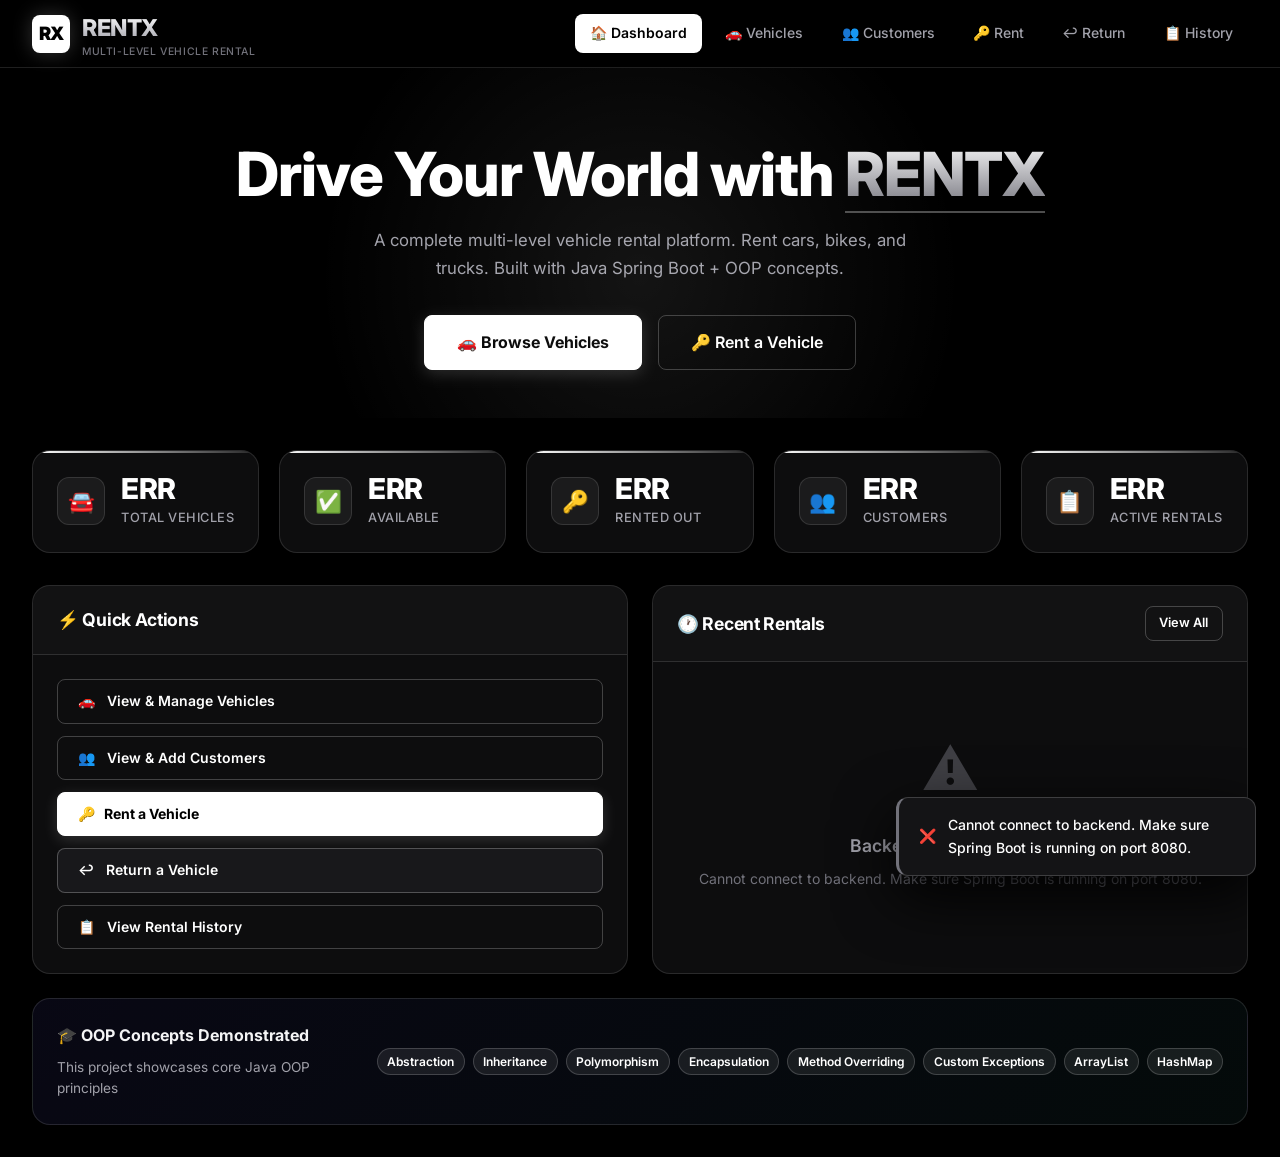
<file: Multi-Level-Vehicle-Rental-System/frontend/index.html>
<!DOCTYPE html>
<html lang="en">
<head>
    <meta charset="UTF-8">
    <meta name="viewport" content="width=device-width, initial-scale=1.0">
    <meta name="description" content="RENTX - Multi-Level Vehicle Rental System. Rent cars, bikes, and trucks easily.">
    <title>RENTX – Multi-Level Vehicle Rental System</title>
    <link rel="stylesheet" href="css/style.css?v=2">
    <link rel="icon" href="data:image/svg+xml,<svg xmlns='http://www.w3.org/2000/svg' viewBox='0 0 100 100'><text y='.9em' font-size='90'>🚗</text></svg>">
</head>
<body>

<!-- NAVIGATION -->
<nav class="navbar">
    <div class="navbar-brand">
        <div class="brand-logo">RX</div>
        <div>
            <span class="brand-name">RENTX</span>
            <span class="brand-subtitle">Multi-Level Vehicle Rental</span>
        </div>
    </div>
    <ul class="nav-links">
        <li><a href="index.html" class="active">🏠 Dashboard</a></li>
        <li><a href="vehicles.html">🚗 Vehicles</a></li>
        <li><a href="customers.html">👥 Customers</a></li>
        <li><a href="rental.html">🔑 Rent</a></li>
        <li><a href="return.html">↩️ Return</a></li>
        <li><a href="history.html">📋 History</a></li>
    </ul>
</nav>

<!-- HERO -->
<section class="hero">
    <h1>Drive Your World with <span>RENTX</span></h1>
    <p>A complete multi-level vehicle rental platform. Rent cars, bikes, and trucks. Built with Java Spring Boot + OOP concepts.</p>
    <div class="hero-actions">
        <a href="vehicles.html" class="btn btn-primary btn-lg">🚗 Browse Vehicles</a>
        <a href="rental.html" class="btn btn-outline btn-lg">🔑 Rent a Vehicle</a>
    </div>
</section>

<!-- MAIN CONTENT -->
<main class="main-content">

    <!-- DASHBOARD STATS -->
    <div class="stats-grid fade-in" id="stats-grid">
        <div class="stat-card">
            <div class="stat-icon">🚘</div>
            <div class="stat-info">
                <h3 id="stat-total-vehicles">—</h3>
                <p>Total Vehicles</p>
            </div>
        </div>
        <div class="stat-card">
            <div class="stat-icon">✅</div>
            <div class="stat-info">
                <h3 id="stat-available">—</h3>
                <p>Available</p>
            </div>
        </div>
        <div class="stat-card">
            <div class="stat-icon">🔑</div>
            <div class="stat-info">
                <h3 id="stat-rented">—</h3>
                <p>Rented Out</p>
            </div>
        </div>
        <div class="stat-card">
            <div class="stat-icon">👥</div>
            <div class="stat-info">
                <h3 id="stat-customers">—</h3>
                <p>Customers</p>
            </div>
        </div>
        <div class="stat-card">
            <div class="stat-icon">📋</div>
            <div class="stat-info">
                <h3 id="stat-active-rentals">—</h3>
                <p>Active Rentals</p>
            </div>
        </div>
    </div>

    <!-- QUICK LINKS + RECENT ACTIVITY -->
    <div class="two-col">
        <!-- Quick Actions -->
        <div class="card fade-in">
            <div class="card-header">
                <h2>⚡ Quick Actions</h2>
            </div>
            <div class="card-body" style="display:flex; flex-direction:column; gap:0.75rem;">
                <a href="vehicles.html" class="btn btn-outline" style="width:100%; justify-content:start;">
                    🚗 &nbsp; View & Manage Vehicles
                </a>
                <a href="customers.html" class="btn btn-outline" style="width:100%; justify-content:start;">
                    👥 &nbsp; View & Add Customers
                </a>
                <a href="rental.html" class="btn btn-primary" style="width:100%; justify-content:start;">
                    🔑 &nbsp; Rent a Vehicle
                </a>
                <a href="return.html" class="btn btn-success" style="width:100%; justify-content:start;">
                    ↩️ &nbsp; Return a Vehicle
                </a>
                <a href="history.html" class="btn btn-outline" style="width:100%; justify-content:start;">
                    📋 &nbsp; View Rental History
                </a>
            </div>
        </div>

        <!-- Recent Rentals -->
        <div class="card fade-in">
            <div class="card-header">
                <h2>🕐 Recent Rentals</h2>
                <a href="history.html" class="btn btn-outline btn-sm">View All</a>
            </div>
            <div id="recent-rentals-list">
                <div class="loading-overlay">
                    <div class="spinner"></div> Loading...
                </div>
            </div>
        </div>
    </div>

    <!-- OOP Info Banner -->
    <div class="card fade-in" style="margin-top:1.5rem; background: linear-gradient(135deg, rgba(108,99,255,0.08), rgba(78,205,196,0.05));">
        <div class="card-body" style="display:flex; flex-wrap:wrap; gap:2rem; align-items:center;">
            <div style="flex:1; min-width:200px;">
                <h3 style="font-size:1rem; margin-bottom:0.5rem; color:var(--primary-light);">🎓 OOP Concepts Demonstrated</h3>
                <p style="font-size:0.85rem; color:var(--text-secondary);">This project showcases core Java OOP principles</p>
            </div>
            <div style="display:flex; flex-wrap:wrap; gap:0.5rem;">
                <span class="chip">Abstraction</span>
                <span class="chip">Inheritance</span>
                <span class="chip">Polymorphism</span>
                <span class="chip">Encapsulation</span>
                <span class="chip">Method Overriding</span>
                <span class="chip">Custom Exceptions</span>
                <span class="chip">ArrayList</span>
                <span class="chip">HashMap</span>
            </div>
        </div>
    </div>

</main>

<script src="js/app.js"></script>
<script>
    // Load dashboard statistics
    async function loadDashboard() {
        try {
            // Load stats
            const stats = await apiFetch('/vehicles/stats');
            document.getElementById('stat-total-vehicles').textContent = stats.totalVehicles ?? 0;
            document.getElementById('stat-available').textContent = stats.availableVehicles ?? 0;
            document.getElementById('stat-rented').textContent = stats.rentedVehicles ?? 0;
            document.getElementById('stat-customers').textContent = stats.totalCustomers ?? 0;
            document.getElementById('stat-active-rentals').textContent = stats.activeRentals ?? 0;

            // Load recent rentals
            const rentals = await apiFetch('/rentals');
            const container = document.getElementById('recent-rentals-list');

            if (!rentals || rentals.length === 0) {
                container.innerHTML = `<div class="empty-state"><div class="icon">📋</div><p>No rentals yet. <a href="rental.html" style="color:var(--primary-light)">Rent a vehicle</a> to get started.</p></div>`;
                return;
            }

            // Show last 5 rentals
            const recent = rentals.slice(-5).reverse();
            container.innerHTML = `
                <div style="padding:0.5rem 0;">
                    ${recent.map(r => `
                        <div style="display:flex; align-items:center; justify-content:space-between; padding:0.875rem 1.5rem; border-bottom:1px solid var(--border);">
                            <div>
                                <div style="font-weight:600; font-size:0.875rem;">${r.rentalId} — ${r.vehicle?.model || '—'}</div>
                                <div style="font-size:0.78rem; color:var(--text-muted);">${r.customer?.name || '—'} · ${formatDate(r.rentalDate)}</div>
                            </div>
                            <div style="text-align:right;">
                                ${statusBadge(r.status)}
                                <div style="font-size:0.78rem; color:var(--success); font-weight:600; margin-top:0.2rem;">${formatCurrency(r.totalAmount)}</div>
                            </div>
                        </div>
                    `).join('')}
                </div>
            `;

        } catch (err) {
            document.getElementById('recent-rentals-list').innerHTML =
                `<div class="empty-state"><div class="icon">⚠️</div><h3>Backend not connected</h3><p>${err.message}</p></div>`;
            ['stat-total-vehicles','stat-available','stat-rented','stat-customers','stat-active-rentals']
                .forEach(id => document.getElementById(id).textContent = 'ERR');
            showToast(err.message, 'error');
        }
    }

    loadDashboard();
</script>
</body>
</html>
</file>
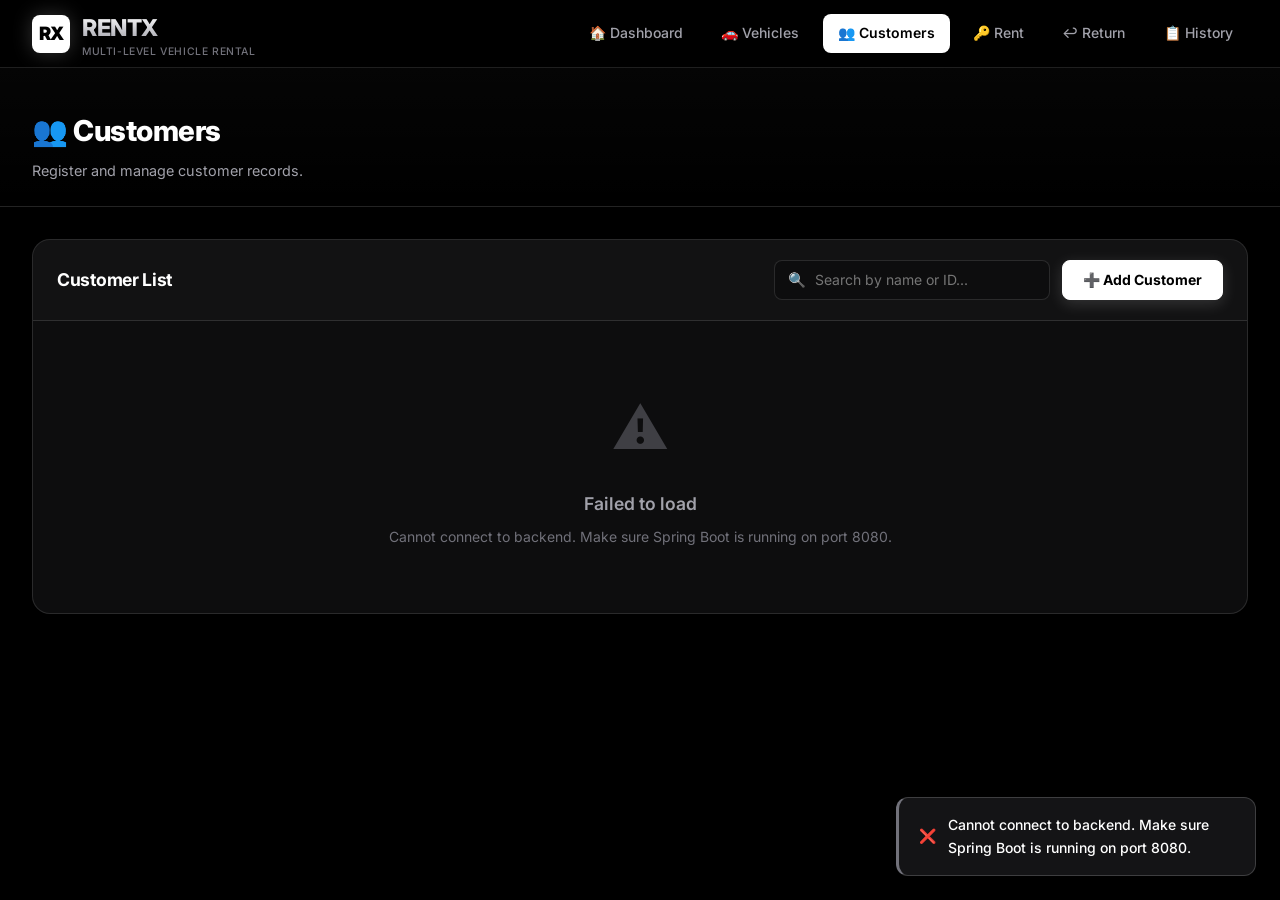
<file: Multi-Level-Vehicle-Rental-System/frontend/customers.html>
<!DOCTYPE html>
<html lang="en">
<head>
    <meta charset="UTF-8">
    <meta name="viewport" content="width=device-width, initial-scale=1.0">
    <meta name="description" content="Manage customers in RENTX rental system.">
    <title>Customers – RENTX</title>
    <link rel="stylesheet" href="css/style.css?v=2">
</head>
<body>

<nav class="navbar">
    <div class="navbar-brand">
        <div class="brand-logo">RX</div>
        <div>
            <span class="brand-name">RENTX</span>
            <span class="brand-subtitle">Multi-Level Vehicle Rental</span>
        </div>
    </div>
    <ul class="nav-links">
        <li><a href="index.html">🏠 Dashboard</a></li>
        <li><a href="vehicles.html">🚗 Vehicles</a></li>
        <li><a href="customers.html" class="active">👥 Customers</a></li>
        <li><a href="rental.html">🔑 Rent</a></li>
        <li><a href="return.html">↩️ Return</a></li>
        <li><a href="history.html">📋 History</a></li>
    </ul>
</nav>

<div class="page-header">
    <h1>👥 Customers</h1>
    <p>Register and manage customer records.</p>
</div>

<main class="main-content">
    <div class="two-col" style="align-items:start;">

        <!-- Customer List -->
        <div class="card fade-in" style="grid-column: 1 / -1;">
            <div class="card-header">
                <h2>Customer List</h2>
                <div style="display:flex; gap:0.75rem;">
                    <div class="search-input" style="min-width:200px;">
                        <span class="search-icon">🔍</span>
                        <input type="text" id="customer-search" placeholder="Search by name or ID..." oninput="filterCustomers()">
                    </div>
                    <button class="btn btn-primary" onclick="openModal('add-customer-modal')">
                        ➕ Add Customer
                    </button>
                </div>
            </div>
            <div id="customer-table-wrapper">
                <div class="loading-overlay"><div class="spinner"></div> Loading customers...</div>
            </div>
        </div>

    </div>
</main>

<!-- ADD CUSTOMER MODAL -->
<div class="modal-overlay" id="add-customer-modal">
    <div class="modal">
        <div class="modal-header">
            <h3>➕ Register New Customer</h3>
            <button class="modal-close" onclick="closeModal('add-customer-modal')">✕</button>
        </div>
        <div class="modal-body">
            <form id="add-customer-form" onsubmit="submitCustomer(event)">
                <div class="two-col">
                    <div class="form-group">
                        <label class="form-label" for="c-id">Customer ID *</label>
                        <input class="form-control" id="c-id" type="text" placeholder="e.g. CUST004" required>
                    </div>
                    <div class="form-group">
                        <label class="form-label" for="c-name">Full Name *</label>
                        <input class="form-control" id="c-name" type="text" placeholder="e.g. John Doe" required>
                    </div>
                </div>
                <div class="form-group">
                    <label class="form-label" for="c-phone">Phone Number *</label>
                    <input class="form-control" id="c-phone" type="tel" placeholder="e.g. 9876543210" required minlength="10">
                </div>
                <div class="form-group">
                    <label class="form-label" for="c-email">Email Address</label>
                    <input class="form-control" id="c-email" type="email" placeholder="e.g. john@example.com">
                </div>
                <div class="modal-footer" style="padding:0; border:none; margin-top:0.5rem;">
                    <button type="button" class="btn btn-outline" onclick="closeModal('add-customer-modal')">Cancel</button>
                    <button type="submit" class="btn btn-primary" id="add-customer-btn">Register Customer</button>
                </div>
            </form>
        </div>
    </div>
</div>

<!-- CUSTOMER RENTALS MODAL -->
<div class="modal-overlay" id="customer-rentals-modal">
    <div class="modal" style="max-width:680px;">
        <div class="modal-header">
            <h3 id="customer-rentals-title">Customer Rentals</h3>
            <button class="modal-close" onclick="closeModal('customer-rentals-modal')">✕</button>
        </div>
        <div class="modal-body" id="customer-rentals-body">
            <div class="loading-overlay"><div class="spinner"></div></div>
        </div>
    </div>
</div>

<script src="js/app.js"></script>
<script src="js/customers.js"></script>
</body>
</html>
</file>
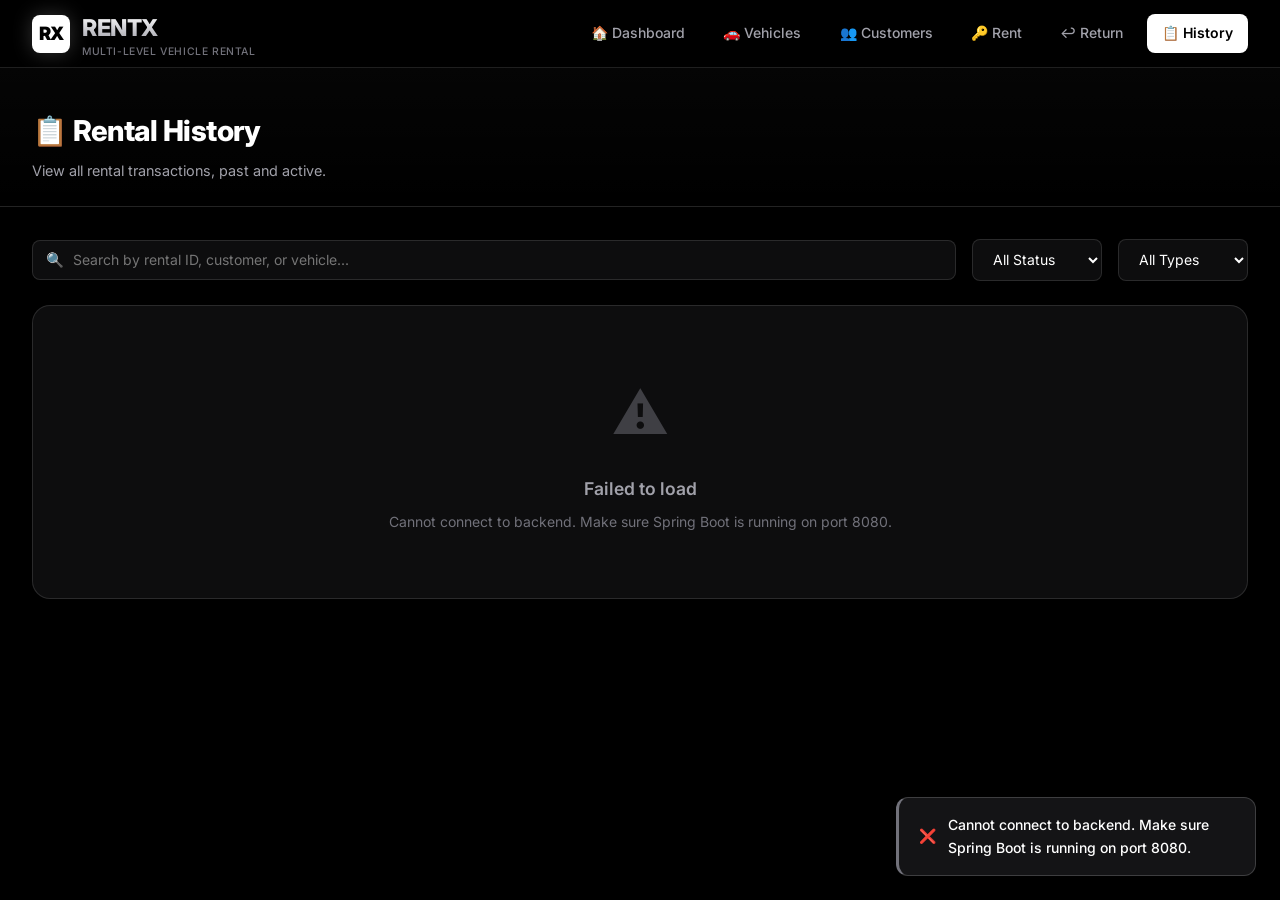
<file: Multi-Level-Vehicle-Rental-System/frontend/history.html>
<!DOCTYPE html>
<html lang="en">
<head>
    <meta charset="UTF-8">
    <meta name="viewport" content="width=device-width, initial-scale=1.0">
    <meta name="description" content="View complete rental history in RENTX.">
    <title>Rental History – RENTX</title>
    <link rel="stylesheet" href="css/style.css?v=2">
</head>
<body>

<nav class="navbar">
    <div class="navbar-brand">
        <div class="brand-logo">RX</div>
        <div>
            <span class="brand-name">RENTX</span>
            <span class="brand-subtitle">Multi-Level Vehicle Rental</span>
        </div>
    </div>
    <ul class="nav-links">
        <li><a href="index.html">🏠 Dashboard</a></li>
        <li><a href="vehicles.html">🚗 Vehicles</a></li>
        <li><a href="customers.html">👥 Customers</a></li>
        <li><a href="rental.html">🔑 Rent</a></li>
        <li><a href="return.html">↩️ Return</a></li>
        <li><a href="history.html" class="active">📋 History</a></li>
    </ul>
</nav>

<div class="page-header">
    <h1>📋 Rental History</h1>
    <p>View all rental transactions, past and active.</p>
</div>

<main class="main-content">

    <!-- Filter bar -->
    <div class="filter-bar">
        <div class="search-input">
            <span class="search-icon">🔍</span>
            <input type="text" id="history-search" placeholder="Search by rental ID, customer, or vehicle..." oninput="filterHistory()">
        </div>
        <select class="filter-select" id="status-filter" onchange="filterHistory()">
            <option value="">All Status</option>
            <option value="ACTIVE">⏳ Active</option>
            <option value="RETURNED">✓ Returned</option>
        </select>
        <select class="filter-select" id="type-filter-h" onchange="filterHistory()">
            <option value="">All Types</option>
            <option value="Car">🚗 Car</option>
            <option value="Bike">🏍️ Bike</option>
            <option value="Truck">🚛 Truck</option>
        </select>
    </div>

    <p id="history-count" style="font-size:0.85rem; color:var(--text-muted); margin-bottom:1rem;"></p>

    <!-- History Table -->
    <div class="card fade-in">
        <div id="history-table-wrapper">
            <div class="loading-overlay"><div class="spinner"></div> Loading rental history...</div>
        </div>
    </div>

</main>

<script src="js/app.js"></script>
<script src="js/history.js"></script>
</body>
</html>
</file>
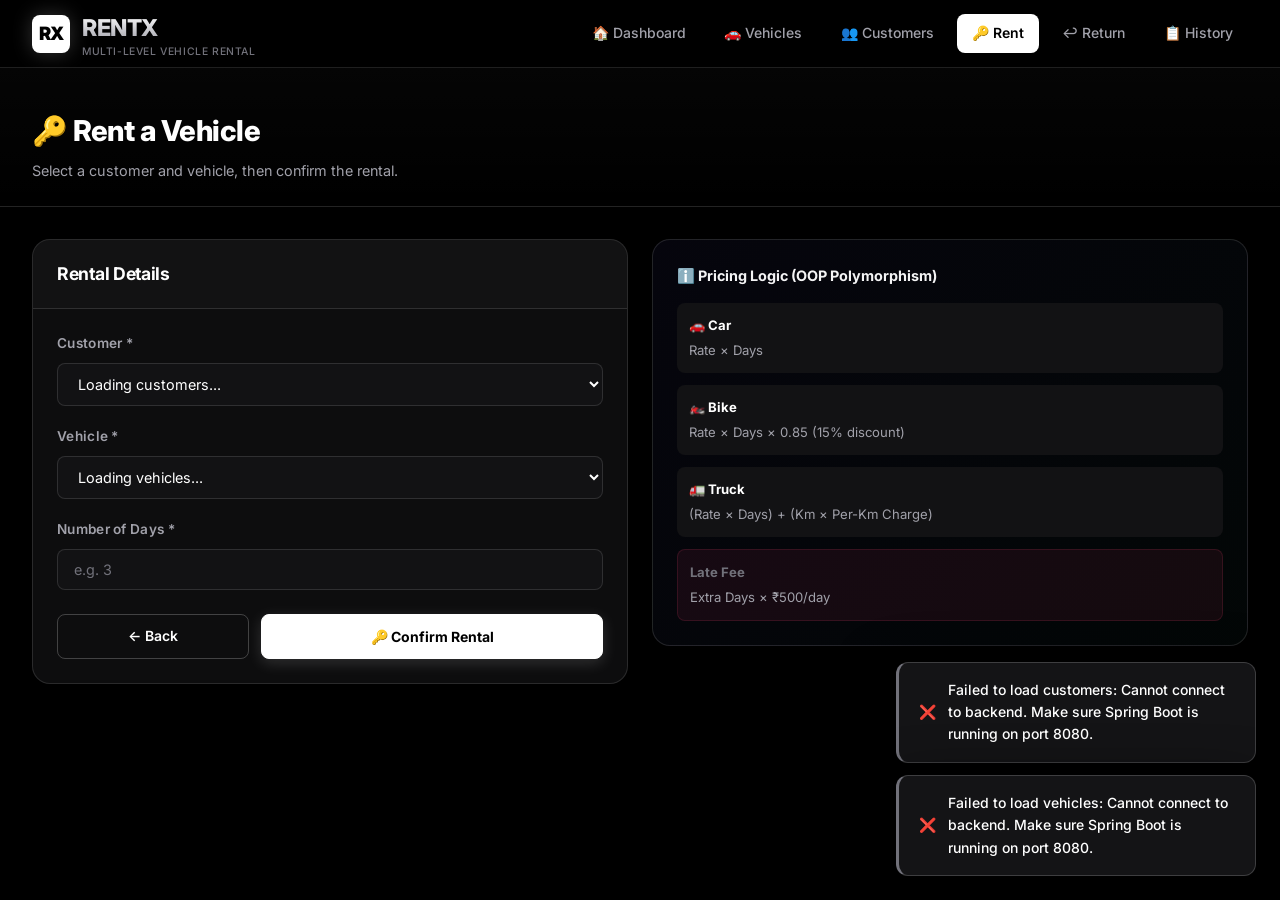
<file: Multi-Level-Vehicle-Rental-System/frontend/rental.html>
<!DOCTYPE html>
<html lang="en">
<head>
    <meta charset="UTF-8">
    <meta name="viewport" content="width=device-width, initial-scale=1.0">
    <meta name="description" content="Rent a vehicle through RENTX.">
    <title>Rent a Vehicle – RENTX</title>
    <link rel="stylesheet" href="css/style.css?v=2">
</head>
<body>

<nav class="navbar">
    <div class="navbar-brand">
        <div class="brand-logo">RX</div>
        <div>
            <span class="brand-name">RENTX</span>
            <span class="brand-subtitle">Multi-Level Vehicle Rental</span>
        </div>
    </div>
    <ul class="nav-links">
        <li><a href="index.html">🏠 Dashboard</a></li>
        <li><a href="vehicles.html">🚗 Vehicles</a></li>
        <li><a href="customers.html">👥 Customers</a></li>
        <li><a href="rental.html" class="active">🔑 Rent</a></li>
        <li><a href="return.html">↩️ Return</a></li>
        <li><a href="history.html">📋 History</a></li>
    </ul>
</nav>

<div class="page-header">
    <h1>🔑 Rent a Vehicle</h1>
    <p>Select a customer and vehicle, then confirm the rental.</p>
</div>

<main class="main-content">
    <div class="two-col" style="align-items:start;">

        <!-- RENTAL FORM -->
        <div class="card fade-in">
            <div class="card-header">
                <h2>Rental Details</h2>
            </div>
            <div class="card-body">
                <form id="rental-form" onsubmit="confirmRental(event)">

                    <!-- Customer Selection -->
                    <div class="form-group">
                        <label class="form-label" for="r-customer">Customer *</label>
                        <select class="form-control" id="r-customer" required onchange="onCustomerChange()">
                            <option value="">Loading customers...</option>
                        </select>
                    </div>

                    <!-- Customer Info Display -->
                    <div id="customer-info-box" style="display:none; background:rgba(255,255,255,0.05); border:1px solid rgba(255,255,255,0.12); border-radius:8px; padding:0.75rem 1rem; margin-bottom:1.25rem; font-size:0.85rem;">
                        <div id="customer-info-text" style="color:var(--text-secondary)"></div>
                    </div>

                    <!-- Vehicle Selection -->
                    <div class="form-group">
                        <label class="form-label" for="r-vehicle">Vehicle *</label>
                        <select class="form-control" id="r-vehicle" required onchange="onVehicleChange()">
                            <option value="">Loading vehicles...</option>
                        </select>
                    </div>

                    <!-- Vehicle Info Display -->
                    <div id="vehicle-info-box" style="display:none; background:rgba(255,255,255,0.05); border:1px solid rgba(255,255,255,0.12); border-radius:8px; padding:0.75rem 1rem; margin-bottom:1.25rem; font-size:0.85rem;">
                        <div id="vehicle-info-text"></div>
                    </div>

                    <!-- Rental Days -->
                    <div class="form-group">
                        <label class="form-label" for="r-days">Number of Days *</label>
                        <input class="form-control" id="r-days" type="number" min="1" max="365"
                               placeholder="e.g. 3" required oninput="updateCalculation()">
                    </div>

                    <!-- Kilometers (Truck only) -->
                    <div class="form-group" id="km-field" style="display:none;">
                        <label class="form-label" for="r-km">Estimated Kilometers (for Truck) *</label>
                        <input class="form-control" id="r-km" type="number" min="0"
                               placeholder="e.g. 200" oninput="updateCalculation()">
                    </div>

                    <!-- Amount Preview -->
                    <div id="amount-preview" style="display:none;">
                        <div class="calc-preview">
                            <div class="calc-title">💰 Rental Cost Estimate</div>
                            <div id="calc-details"></div>
                            <div class="calc-total">
                                <span>Total Estimated Amount</span>
                                <span id="calc-total-amount" style="color:var(--success)">₹0</span>
                            </div>
                        </div>
                    </div>

                    <div style="margin-top:1.5rem; display:flex; gap:0.75rem;">
                        <a href="vehicles.html" class="btn btn-outline" style="flex:1; justify-content:center;">← Back</a>
                        <button type="submit" class="btn btn-primary" style="flex:2; justify-content:center;" id="rent-btn">
                            🔑 Confirm Rental
                        </button>
                    </div>

                </form>
            </div>
        </div>

        <!-- RENTAL CONFIRMATION RECEIPT (shown after rent) -->
        <div id="confirmation-panel" style="display:none;" class="fade-in">
            <div class="card">
                <div class="card-header" style="background: rgba(255,255,255,0.06);">
                    <h2 style="color:var(--text-primary);">✅ Rental Confirmed!</h2>
                </div>
                <div class="card-body">
                    <div id="receipt-content"></div>
                    <div style="margin-top:1.5rem; display:flex; gap:0.75rem; flex-wrap:wrap;">
                        <button onclick="resetForm()" class="btn btn-outline" style="flex:1;">New Rental</button>
                        <a href="history.html" class="btn btn-primary" style="flex:1; justify-content:center;">View History</a>
                    </div>
                </div>
            </div>
        </div>

        <!-- Info Panel -->
        <div id="info-panel" class="card fade-in" style="background:linear-gradient(135deg, rgba(108,99,255,0.05), rgba(78,205,196,0.03));">
            <div class="card-body">
                <h3 style="font-size:0.9rem; color:var(--primary-light); margin-bottom:1rem;">ℹ️ Pricing Logic (OOP Polymorphism)</h3>
                <div style="display:flex; flex-direction:column; gap:0.75rem;">
                    <div style="padding:0.75rem; background:var(--bg-input); border-radius:8px; font-size:0.82rem;">
                        <div style="font-weight:700; margin-bottom:0.25rem;">🚗 Car</div>
                        <div style="color:var(--text-secondary);">Rate × Days</div>
                    </div>
                    <div style="padding:0.75rem; background:var(--bg-input); border-radius:8px; font-size:0.82rem;">
                        <div style="font-weight:700; margin-bottom:0.25rem;">🏍️ Bike</div>
                        <div style="color:var(--text-secondary);">Rate × Days × 0.85 (15% discount)</div>
                    </div>
                    <div style="padding:0.75rem; background:var(--bg-input); border-radius:8px; font-size:0.82rem;">
                        <div style="font-weight:700; margin-bottom:0.25rem;">🚛 Truck</div>
                        <div style="color:var(--text-secondary);">(Rate × Days) + (Km × Per-Km Charge)</div>
                    </div>
                    <div style="padding:0.75rem; background:rgba(239,71,111,0.08); border:1px solid rgba(239,71,111,0.15); border-radius:8px; font-size:0.82rem;">
                        <div style="font-weight:700; margin-bottom:0.25rem; color:var(--danger);">Late Fee</div>
                        <div style="color:var(--text-secondary);">Extra Days × ₹500/day</div>
                    </div>
                </div>
            </div>
        </div>

    </div>
</main>

<script src="js/app.js"></script>
<script src="js/rental.js"></script>
</body>
</html>
</file>
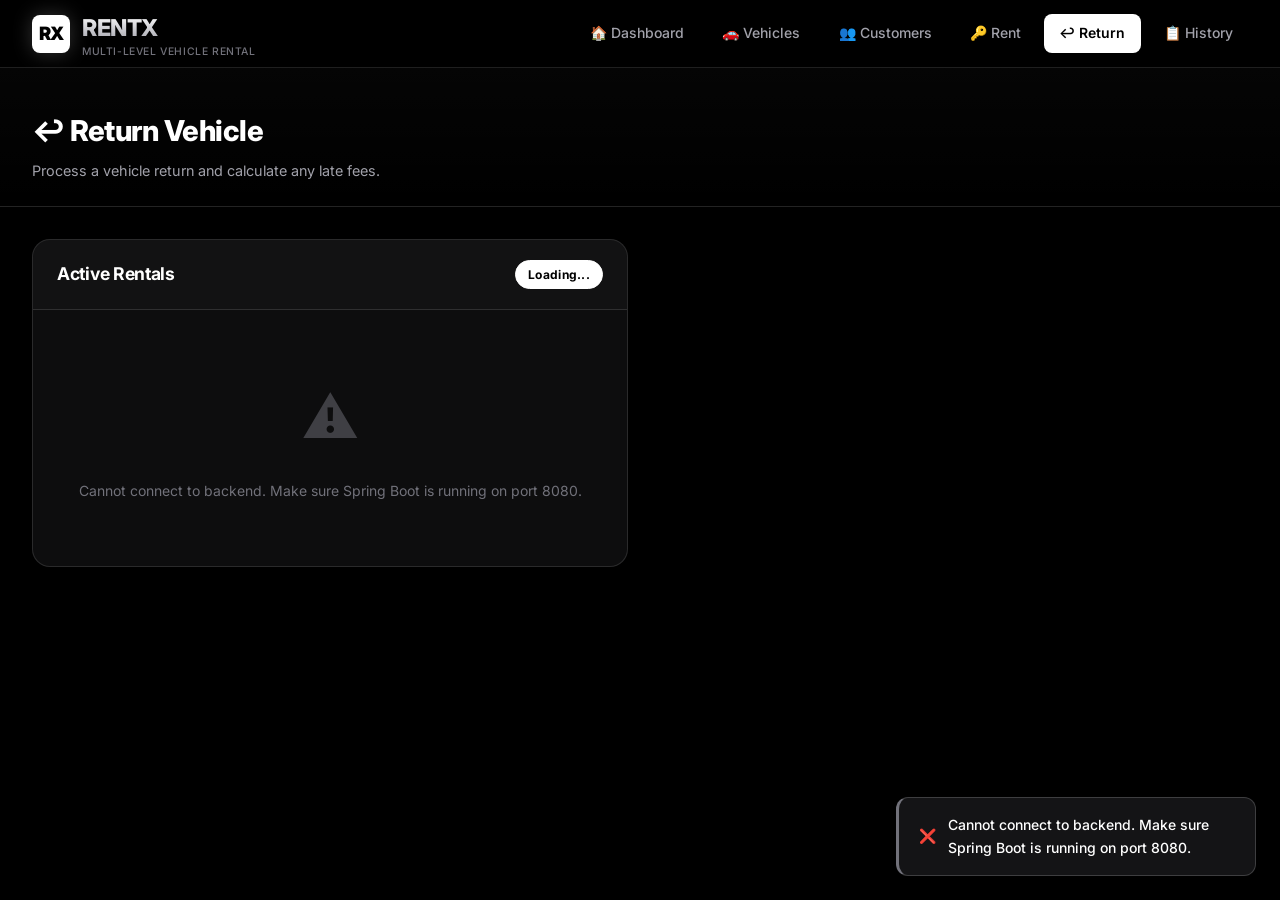
<file: Multi-Level-Vehicle-Rental-System/frontend/return.html>
<!DOCTYPE html>
<html lang="en">
<head>
    <meta charset="UTF-8">
    <meta name="viewport" content="width=device-width, initial-scale=1.0">
    <meta name="description" content="Return a rented vehicle through RENTX.">
    <title>Return Vehicle – RENTX</title>
    <link rel="stylesheet" href="css/style.css?v=2">
</head>
<body>

<nav class="navbar">
    <div class="navbar-brand">
        <div class="brand-logo">RX</div>
        <div>
            <span class="brand-name">RENTX</span>
            <span class="brand-subtitle">Multi-Level Vehicle Rental</span>
        </div>
    </div>
    <ul class="nav-links">
        <li><a href="index.html">🏠 Dashboard</a></li>
        <li><a href="vehicles.html">🚗 Vehicles</a></li>
        <li><a href="customers.html">👥 Customers</a></li>
        <li><a href="rental.html">🔑 Rent</a></li>
        <li><a href="return.html" class="active">↩️ Return</a></li>
        <li><a href="history.html">📋 History</a></li>
    </ul>
</nav>

<div class="page-header">
    <h1>↩️ Return Vehicle</h1>
    <p>Process a vehicle return and calculate any late fees.</p>
</div>

<main class="main-content">
    <div class="two-col" style="align-items:start;">

        <!-- Active Rentals -->
        <div class="card fade-in">
            <div class="card-header">
                <h2>Active Rentals</h2>
                <span id="active-count" class="badge badge-active pulse">Loading...</span>
            </div>
            <div id="active-rentals-list">
                <div class="loading-overlay"><div class="spinner"></div> Loading...</div>
            </div>
        </div>

        <!-- Return Panel -->
        <div class="card fade-in" id="return-panel" style="display:none;">
            <div class="card-header">
                <h2>↩️ Process Return</h2>
                <button class="btn btn-outline btn-sm" onclick="clearReturnPanel()">← Back</button>
            </div>
            <div class="card-body">
                <!-- Selected Rental Info -->
                <div id="selected-rental-info" class="receipt-box" style="margin-bottom:1.5rem;"></div>

                <!-- Return Date Option -->
                <div class="form-group">
                    <label class="form-label">Return Date</label>
                    <div style="display:flex; flex-direction:column; gap:0.5rem;">
                        <label style="display:flex; align-items:center; gap:0.5rem; font-size:0.875rem; cursor:pointer;">
                            <input type="radio" name="return-option" value="today" id="opt-today" checked onchange="toggleReturnInput()">
                            Return Today (<span id="today-date"></span>)
                        </label>
                        <label style="display:flex; align-items:center; gap:0.5rem; font-size:0.875rem; cursor:pointer;">
                            <input type="radio" name="return-option" value="date" id="opt-date" onchange="toggleReturnInput()">
                            Enter specific date
                        </label>
                    </div>
                </div>

                <div class="form-group" id="date-input-group" style="display:none;">
                    <label class="form-label" for="return-date">Return Date</label>
                    <input class="form-control" type="date" id="return-date" onchange="previewLateFee()">
                </div>

                <!-- Late Fee Preview -->
                <div id="late-fee-preview" style="display:none;">
                    <div class="calc-preview" style="margin-bottom:1rem;">
                        <div class="calc-title">💸 Return Calculation</div>
                        <div id="return-calc-details"></div>
                        <div class="calc-total">
                            <span>Final Amount</span>
                            <span id="return-final-amount" style="color:var(--success)">₹0</span>
                        </div>
                    </div>
                </div>

                <button class="btn btn-success btn-full btn-lg" id="process-return-btn" onclick="processReturn()">
                    ↩️ Confirm Return
                </button>
            </div>
        </div>

        <!-- Return Receipt (shown after processing) -->
        <div class="card fade-in" id="return-receipt-panel" style="display:none;">
            <div class="card-header" style="background:rgba(255,255,255,0.06);">
                <h2 style="color:var(--text-primary);">✅ Vehicle Returned!</h2>
            </div>
            <div class="card-body">
                <div id="return-receipt-content"></div>
                <div style="margin-top:1.5rem; display:flex; gap:0.75rem; flex-wrap:wrap;">
                    <button onclick="resetReturnPage()" class="btn btn-outline" style="flex:1;">Process Another</button>
                    <a href="history.html" class="btn btn-primary" style="flex:1; justify-content:center;">View History</a>
                </div>
            </div>
        </div>

    </div>
</main>

<script src="js/app.js"></script>
<script>
    let selectedRental = null;

    async function loadActiveRentals() {
        try {
            const rentals = await apiFetch('/rentals?active=true');
            const countEl = document.getElementById('active-count');
            countEl.textContent = `${rentals.length} active`;
            countEl.classList.remove('pulse');

            const container = document.getElementById('active-rentals-list');

            if (rentals.length === 0) {
                container.innerHTML = `
                    <div class="empty-state">
                        <div class="icon">✅</div>
                        <h3>No active rentals</h3>
                        <p>All vehicles have been returned. <a href="rental.html" style="color:var(--primary-light)">Rent a vehicle</a> to get started.</p>
                    </div>`;
                return;
            }

            container.innerHTML = `
                <div class="table-wrapper">
                    <table class="table">
                        <thead>
                            <tr><th>Rental ID</th><th>Customer</th><th>Vehicle</th><th>Due Date</th><th>Amount</th><th>Action</th></tr>
                        </thead>
                        <tbody>
                            ${rentals.map(r => {
                                const isLate = new Date(r.expectedReturnDate) < new Date();
                                return `
                                <tr>
                                    <td><code style="color:var(--primary-light)">${r.rentalId}</code></td>
                                    <td>${r.customer?.name || '—'}</td>
                                    <td>${vehicleIcon(r.vehicle?.vehicleType)} ${r.vehicle?.model || '—'} [${r.vehicle?.vehicleId || '—'}]</td>
                                    <td>
                                        <span style="color:${isLate ? 'var(--danger)' : 'var(--text-primary)'}">
                                            ${isLate ? '⚠️ ' : ''}${formatDate(r.expectedReturnDate)}
                                        </span>
                                    </td>
                                    <td style="color:var(--success); font-weight:600;">${formatCurrency(r.baseAmount)}</td>
                                    <td>
                                        <button class="btn btn-success btn-sm" onclick="selectRentalForReturn(${JSON.stringify(r).replace(/"/g, '&quot;')})">
                                            ↩️ Return
                                        </button>
                                    </td>
                                </tr>`;
                            }).join('')}
                        </tbody>
                    </table>
                </div>`;
        } catch (err) {
            document.getElementById('active-rentals-list').innerHTML =
                `<div class="empty-state"><div class="icon">⚠️</div><p>${err.message}</p></div>`;
            showToast(err.message, 'error');
        }
    }

    function selectRentalForReturn(rental) {
        selectedRental = rental;

        // Set today's date display
        document.getElementById('today-date').textContent = formatDate(new Date().toISOString());

        // Set min date for date picker
        const dateInput = document.getElementById('return-date');
        dateInput.min = rental.rentalDate;
        dateInput.value = new Date().toISOString().split('T')[0];

        // Show rental info in panel
        document.getElementById('selected-rental-info').innerHTML = `
            <div class="receipt-row"><span class="label">Rental ID</span><span class="value" style="color:var(--primary-light)">${rental.rentalId}</span></div>
            <div class="receipt-row"><span class="label">Customer</span><span class="value">${rental.customer?.name}</span></div>
            <div class="receipt-row"><span class="label">Vehicle</span><span class="value">${rental.vehicle?.model} [${rental.vehicle?.vehicleId}]</span></div>
            <div class="receipt-row"><span class="label">Rental Days</span><span class="value">${rental.numberOfDays}</span></div>
            <div class="receipt-row"><span class="label">Base Amount</span><span class="value">${formatCurrency(rental.baseAmount)}</span></div>
            <div class="receipt-row"><span class="label">Expected Return</span><span class="value">${formatDate(rental.expectedReturnDate)}</span></div>
        `;

        document.getElementById('return-panel').style.display = 'block';
        document.getElementById('return-receipt-panel').style.display = 'none';
        previewLateFee();

        // Scroll to return panel
        document.getElementById('return-panel').scrollIntoView({ behavior: 'smooth' });
    }

    function toggleReturnInput() {
        const useDate = document.getElementById('opt-date').checked;
        document.getElementById('date-input-group').style.display = useDate ? 'block' : 'none';
        previewLateFee();
    }

    function previewLateFee() {
        if (!selectedRental) return;

        let returnDate;
        if (document.getElementById('opt-today').checked) {
            returnDate = new Date();
        } else {
            const val = document.getElementById('return-date').value;
            if (!val) return;
            returnDate = new Date(val);
        }

        const expected = new Date(selectedRental.expectedReturnDate);
        const msPerDay = 24 * 60 * 60 * 1000;
        const lateDays = Math.max(0, Math.floor((returnDate - expected) / msPerDay));
        const lateFee = lateDays * 500;
        const total = selectedRental.baseAmount + lateFee;

        document.getElementById('late-fee-preview').style.display = 'block';
        document.getElementById('return-calc-details').innerHTML = `
            <div class="calc-row"><span>Original Amount</span><span>${formatCurrency(selectedRental.baseAmount)}</span></div>
            <div class="calc-row">
                <span>Late Fee (${lateDays} day(s) × ₹500)</span>
                <span style="color:${lateFee > 0 ? 'var(--danger)' : 'var(--success)'}">
                    ${lateFee > 0 ? '+' : ''}${formatCurrency(lateFee)}
                </span>
            </div>`;
        document.getElementById('return-final-amount').textContent = formatCurrency(total);
    }

    async function processReturn() {
        if (!selectedRental) return;

        const btn = document.getElementById('process-return-btn');
        btn.disabled = true;
        btn.innerHTML = '<div class="spinner"></div> Processing...';

        let returnDate;
        if (document.getElementById('opt-today').checked) {
            returnDate = new Date().toISOString().split('T')[0];
        } else {
            returnDate = document.getElementById('return-date').value;
            if (!returnDate) {
                showToast('Please select a return date.', 'warning');
                btn.disabled = false;
                btn.textContent = '↩️ Confirm Return';
                return;
            }
        }

        try {
            const rental = await apiFetch(`/rentals/${selectedRental.rentalId}/return`, {
                method: 'POST',
                body: { returnDate }
            });

            showReturnReceipt(rental);
            await loadActiveRentals();
            showToast('Vehicle returned successfully!', 'success');

        } catch (err) {
            showToast(err.message, 'error');
        } finally {
            btn.disabled = false;
            btn.textContent = '↩️ Confirm Return';
        }
    }

    function showReturnReceipt(rental) {
        document.getElementById('return-panel').style.display = 'none';
        const receiptPanel = document.getElementById('return-receipt-panel');
        receiptPanel.style.display = 'block';

        document.getElementById('return-receipt-content').innerHTML = `
            <div class="receipt-box">
                <div class="receipt-row"><span class="label">Rental ID</span><span class="value" style="color:var(--primary-light)">${rental.rentalId}</span></div>
                <div class="receipt-row"><span class="label">Customer</span><span class="value">${rental.customer?.name}</span></div>
                <div class="receipt-row"><span class="label">Vehicle</span><span class="value">${rental.vehicle?.model} [${rental.vehicle?.vehicleId}]</span></div>
                <div class="receipt-row"><span class="label">Rental Period</span><span class="value">${rental.numberOfDays} day(s)</span></div>
                <div class="receipt-row"><span class="label">Rental Date</span><span class="value">${formatDate(rental.rentalDate)}</span></div>
                <div class="receipt-row"><span class="label">Return Date</span><span class="value">${formatDate(rental.actualReturnDate)}</span></div>
                <div class="section-divider" style="margin:0.75rem 0;"></div>
                <div class="receipt-row"><span class="label">Original Amount</span><span class="value">${formatCurrency(rental.baseAmount)}</span></div>
                <div class="receipt-row">
                    <span class="label">Late Fee</span>
                    <span class="value" style="color:${rental.lateFee > 0 ? 'var(--danger)' : 'var(--success)'}">
                        ${formatCurrency(rental.lateFee)}
                    </span>
                </div>
                <div class="receipt-total">
                    <div class="row">
                        <span>Final Amount</span>
                        <span class="amount">${formatCurrency(rental.totalAmount)}</span>
                    </div>
                </div>
            </div>
            <div style="margin-top:1rem; text-align:center;">
                <span class="badge badge-available" style="font-size:0.85rem;">Vehicle Status: AVAILABLE</span>
            </div>`;

        receiptPanel.scrollIntoView({ behavior: 'smooth' });
    }

    function clearReturnPanel() {
        selectedRental = null;
        document.getElementById('return-panel').style.display = 'none';
        document.getElementById('late-fee-preview').style.display = 'none';
    }

    function resetReturnPage() {
        clearReturnPanel();
        document.getElementById('return-receipt-panel').style.display = 'none';
        document.getElementById('opt-today').checked = true;
        document.getElementById('date-input-group').style.display = 'none';
    }

    loadActiveRentals();
</script>
</body>
</html>
</file>
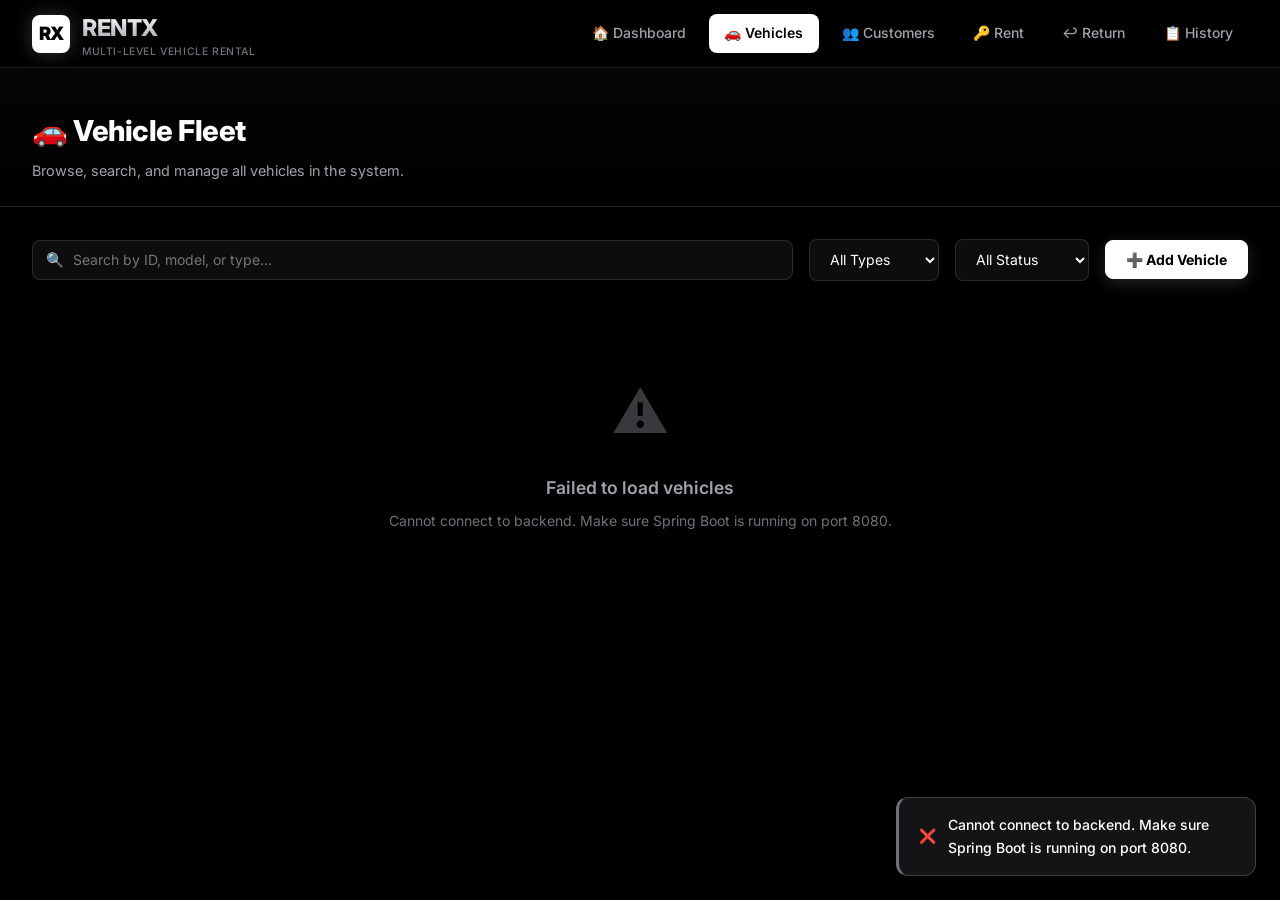
<file: Multi-Level-Vehicle-Rental-System/frontend/vehicles.html>
<!DOCTYPE html>
<html lang="en">
<head>
    <meta charset="UTF-8">
    <meta name="viewport" content="width=device-width, initial-scale=1.0">
    <meta name="description" content="Browse and manage vehicles in RENTX rental system.">
    <title>Vehicles – RENTX</title>
    <link rel="stylesheet" href="css/style.css?v=2">
</head>
<body>

<nav class="navbar">
    <div class="navbar-brand">
        <div class="brand-logo">RX</div>
        <div>
            <span class="brand-name">RENTX</span>
            <span class="brand-subtitle">Multi-Level Vehicle Rental</span>
        </div>
    </div>
    <ul class="nav-links">
        <li><a href="index.html">🏠 Dashboard</a></li>
        <li><a href="vehicles.html" class="active">🚗 Vehicles</a></li>
        <li><a href="customers.html">👥 Customers</a></li>
        <li><a href="rental.html">🔑 Rent</a></li>
        <li><a href="return.html">↩️ Return</a></li>
        <li><a href="history.html">📋 History</a></li>
    </ul>
</nav>

<div class="page-header">
    <h1>🚗 Vehicle Fleet</h1>
    <p>Browse, search, and manage all vehicles in the system.</p>
</div>

<main class="main-content">
    <!-- Filter & Search Bar -->
    <div class="filter-bar">
        <div class="search-input">
            <span class="search-icon">🔍</span>
            <input type="text" id="search-input" placeholder="Search by ID, model, or type..." oninput="filterVehicles()">
        </div>
        <select class="filter-select" id="type-filter" onchange="filterVehicles()">
            <option value="">All Types</option>
            <option value="Car">🚗 Car</option>
            <option value="Bike">🏍️ Bike</option>
            <option value="Truck">🚛 Truck</option>
        </select>
        <select class="filter-select" id="avail-filter" onchange="filterVehicles()">
            <option value="">All Status</option>
            <option value="available">✅ Available</option>
            <option value="rented">🔑 Rented</option>
        </select>
        <button class="btn btn-primary" onclick="openModal('add-vehicle-modal')">
            ➕ Add Vehicle
        </button>
    </div>

    <!-- Vehicle Count -->
    <p style="font-size:0.85rem; color:var(--text-muted); margin-bottom:1rem;" id="vehicle-count"></p>

    <!-- Vehicles Grid -->
    <div id="vehicles-container">
        <div class="loading-overlay"><div class="spinner"></div> Loading vehicles...</div>
    </div>
</main>

<!-- ADD VEHICLE MODAL -->
<div class="modal-overlay" id="add-vehicle-modal">
    <div class="modal">
        <div class="modal-header">
            <h3>➕ Register New Vehicle</h3>
            <button class="modal-close" onclick="closeModal('add-vehicle-modal')">✕</button>
        </div>
        <div class="modal-body">
            <form id="add-vehicle-form" onsubmit="submitVehicle(event)">
                <div class="form-group">
                    <label class="form-label" for="v-type">Vehicle Type *</label>
                    <select class="form-control" id="v-type" required onchange="toggleTruckFields()">
                        <option value="">Select type...</option>
                        <option value="Car">🚗 Car</option>
                        <option value="Bike">🏍️ Bike</option>
                        <option value="Truck">🚛 Truck</option>
                    </select>
                </div>
                <div class="two-col">
                    <div class="form-group">
                        <label class="form-label" for="v-id">Vehicle ID *</label>
                        <input class="form-control" id="v-id" type="text" placeholder="e.g. C104" required>
                    </div>
                    <div class="form-group">
                        <label class="form-label" for="v-model">Model *</label>
                        <input class="form-control" id="v-model" type="text" placeholder="e.g. Toyota Innova" required>
                    </div>
                </div>
                <div class="form-group">
                    <label class="form-label" for="v-rate">Base Rate per Day (₹) *</label>
                    <input class="form-control" id="v-rate" type="number" min="1" placeholder="e.g. 1500" required>
                </div>
                <div class="form-group" id="truck-km-field" style="display:none;">
                    <label class="form-label" for="v-km-charge">Per Kilometer Charge (₹) *</label>
                    <input class="form-control" id="v-km-charge" type="number" min="0" step="0.5" placeholder="e.g. 15">
                </div>
                <!-- Bike info -->
                <div id="bike-info" style="display:none; background:rgba(78,205,196,0.08); border:1px solid rgba(78,205,196,0.2); border-radius:8px; padding:0.75rem; font-size:0.8rem; color:var(--accent); margin-bottom:1rem;">
                    ℹ️ Bikes get a 15% discount factor applied to rentals automatically.
                </div>
                <div class="modal-footer" style="padding:0; border:none; margin-top:0.5rem;">
                    <button type="button" class="btn btn-outline" onclick="closeModal('add-vehicle-modal')">Cancel</button>
                    <button type="submit" class="btn btn-primary" id="add-vehicle-btn">Register Vehicle</button>
                </div>
            </form>
        </div>
    </div>
</div>

<script src="js/app.js"></script>
<script src="js/vehicles.js"></script>
</body>
</html>
</file>
<file: Multi-Level-Vehicle-Rental-System/frontend/css/style.css>
/* ===================================================
   RENTX - Multi-Level Vehicle Rental System
   Global Stylesheet — Black & White Monochrome Edition
   =================================================== */

@import url('https://fonts.googleapis.com/css2?family=Inter:wght@300;400;500;600;700;800;900&display=swap');

/* ===================================================
   CSS VARIABLES / MONOCHROME DESIGN TOKENS
   =================================================== */
:root {
    /* Brand Accents — High-Contrast Monochromatic */
    --primary: #FFFFFF;
    --primary-dark: #E4E4E7;
    --primary-light: #F4F4F5;
    --secondary: #A1A1AA;
    --accent: #FFFFFF;
    --success: #FFFFFF;
    --warning: #D4D4D8;
    --danger: #71717A;
    --info: #E4E4E7;

    /* Backgrounds — Deep Pitch Black to Subtle Graphite */
    --bg-dark: #000000;
    --bg-card: #0D0D0E;
    --bg-card-hover: #161618;
    --bg-input: #121214;
    --border: rgba(255, 255, 255, 0.12);
    --border-hover: rgba(255, 255, 255, 0.32);

    /* Text */
    --text-primary: #FFFFFF;
    --text-secondary: #A1A1AA;
    --text-muted: #71717A;

    /* Shadows & Glow */
    --shadow-sm: 0 2px 8px rgba(0, 0, 0, 0.7);
    --shadow-md: 0 8px 30px rgba(0, 0, 0, 0.85);
    --shadow-lg: 0 20px 60px rgba(0, 0, 0, 0.95);
    --shadow-glow: 0 0 30px rgba(255, 255, 255, 0.12);

    /* Radii */
    --radius-sm: 8px;
    --radius-md: 12px;
    --radius-lg: 18px;
    --radius-xl: 24px;

    /* Transitions */
    --transition: all 0.2s cubic-bezier(0.4, 0, 0.2, 1);
    --transition-slow: all 0.35s cubic-bezier(0.4, 0, 0.2, 1);
}

/* ===================================================
   RESET & BASE
   =================================================== */
*, *::before, *::after {
    margin: 0;
    padding: 0;
    box-sizing: border-box;
}

html {
    scroll-behavior: smooth;
    background-color: var(--bg-dark);
}

body {
    font-family: 'Inter', -apple-system, BlinkMacSystemFont, 'Segoe UI', Roboto, sans-serif;
    background-color: var(--bg-dark);
    color: var(--text-primary);
    min-height: 100vh;
    line-height: 1.6;
    overflow-x: hidden;
    -webkit-font-smoothing: antialiased;
}

a {
    color: inherit;
    text-decoration: none;
}

button {
    cursor: pointer;
    border: none;
    outline: none;
    font-family: inherit;
}

input, select, textarea {
    font-family: inherit;
    outline: none;
}

/* ===================================================
   SCROLLBAR
   =================================================== */
::-webkit-scrollbar { 
    width: 6px; 
}
::-webkit-scrollbar-track { 
    background: #000000; 
}
::-webkit-scrollbar-thumb { 
    background: rgba(255, 255, 255, 0.25); 
    border-radius: 3px; 
}
::-webkit-scrollbar-thumb:hover { 
    background: rgba(255, 255, 255, 0.45); 
}

/* ===================================================
   NAVIGATION
   =================================================== */
.navbar {
    position: sticky;
    top: 0;
    z-index: 1000;
    background: rgba(0, 0, 0, 0.85);
    backdrop-filter: blur(20px);
    -webkit-backdrop-filter: blur(20px);
    border-bottom: 1px solid var(--border);
    padding: 0 2rem;
    display: flex;
    align-items: center;
    justify-content: space-between;
    height: 68px;
}

.navbar-brand {
    display: flex;
    align-items: center;
    gap: 0.75rem;
}

.brand-logo {
    width: 38px;
    height: 38px;
    background: #FFFFFF;
    color: #000000;
    border-radius: var(--radius-sm);
    display: flex;
    align-items: center;
    justify-content: center;
    font-size: 1.15rem;
    font-weight: 900;
    letter-spacing: -0.5px;
    box-shadow: 0 0 20px rgba(255, 255, 255, 0.2);
}

.brand-name {
    font-size: 1.45rem;
    font-weight: 800;
    letter-spacing: -0.5px;
    background: linear-gradient(180deg, #FFFFFF 0%, #A1A1AA 100%);
    -webkit-background-clip: text;
    -webkit-text-fill-color: transparent;
    background-clip: text;
}

.brand-subtitle {
    font-size: 0.65rem;
    color: var(--text-muted);
    font-weight: 500;
    letter-spacing: 0.6px;
    display: block;
    line-height: 1;
    text-transform: uppercase;
}

.nav-links {
    display: flex;
    align-items: center;
    gap: 0.5rem;
    list-style: none;
}

.nav-links a {
    display: flex;
    align-items: center;
    gap: 0.4rem;
    padding: 0.5rem 0.95rem;
    border-radius: var(--radius-sm);
    font-size: 0.875rem;
    font-weight: 500;
    color: var(--text-secondary);
    transition: var(--transition);
}

.nav-links a:hover {
    background: rgba(255, 255, 255, 0.08);
    color: #FFFFFF;
}

.nav-links a.active {
    background: #FFFFFF;
    color: #000000;
    font-weight: 600;
}

/* ===================================================
   PAGE HEADER
   =================================================== */
.page-header {
    padding: 2.5rem 2rem 1.5rem;
    border-bottom: 1px solid var(--border);
    background: linear-gradient(180deg, rgba(255, 255, 255, 0.02), transparent);
}

.page-header h1 {
    font-size: 1.8rem;
    font-weight: 800;
    color: var(--text-primary);
    margin-bottom: 0.3rem;
    letter-spacing: -0.5px;
}

.page-header p {
    color: var(--text-secondary);
    font-size: 0.9rem;
}

/* ===================================================
   MAIN CONTENT
   =================================================== */
.main-content {
    padding: 2rem;
    max-width: 1400px;
    margin: 0 auto;
}

/* ===================================================
   STAT CARDS
   =================================================== */
.stats-grid {
    display: grid;
    grid-template-columns: repeat(auto-fit, minmax(200px, 1fr));
    gap: 1.25rem;
    margin-bottom: 2rem;
}

.stat-card {
    background: var(--bg-card);
    border: 1px solid var(--border);
    border-radius: var(--radius-lg);
    padding: 1.5rem;
    display: flex;
    align-items: center;
    gap: 1rem;
    transition: var(--transition);
    position: relative;
    overflow: hidden;
}

.stat-card::before {
    content: '';
    position: absolute;
    top: 0; left: 0; right: 0;
    height: 2px;
    background: linear-gradient(90deg, #FFFFFF, rgba(255, 255, 255, 0.1));
}

.stat-card:hover {
    background: var(--bg-card-hover);
    border-color: var(--border-hover);
    transform: translateY(-2px);
    box-shadow: var(--shadow-md);
}

.stat-icon {
    width: 48px;
    height: 48px;
    border-radius: var(--radius-md);
    display: flex;
    align-items: center;
    justify-content: center;
    font-size: 1.35rem;
    flex-shrink: 0;
    background: rgba(255, 255, 255, 0.06);
    border: 1px solid rgba(255, 255, 255, 0.12);
}

.stat-info h3 {
    font-size: 1.8rem;
    font-weight: 800;
    color: var(--text-primary);
    line-height: 1;
    margin-bottom: 0.25rem;
    letter-spacing: -0.5px;
}

.stat-info p {
    font-size: 0.8rem;
    color: var(--text-secondary);
    font-weight: 500;
    text-transform: uppercase;
    letter-spacing: 0.5px;
}

/* ===================================================
   BUTTONS
   =================================================== */
.btn {
    display: inline-flex;
    align-items: center;
    gap: 0.5rem;
    padding: 0.625rem 1.25rem;
    border-radius: var(--radius-sm);
    font-size: 0.875rem;
    font-weight: 600;
    transition: var(--transition);
    white-space: nowrap;
}

.btn-primary {
    background: #FFFFFF;
    color: #000000;
    font-weight: 700;
    border: 1px solid #FFFFFF;
    box-shadow: 0 4px 15px rgba(255, 255, 255, 0.15);
}

.btn-primary:hover {
    background: #E4E4E7;
    border-color: #E4E4E7;
    color: #000000;
    transform: translateY(-1px);
    box-shadow: 0 6px 25px rgba(255, 255, 255, 0.25);
}

.btn-success {
    background: #18181B;
    border: 1px solid rgba(255, 255, 255, 0.25);
    color: #FFFFFF;
}

.btn-success:hover {
    background: #27272A;
    border-color: #FFFFFF;
    transform: translateY(-1px);
    box-shadow: 0 4px 15px rgba(255, 255, 255, 0.12);
}

.btn-danger {
    background: #121214;
    border: 1px solid rgba(255, 255, 255, 0.15);
    color: #A1A1AA;
}

.btn-danger:hover {
    background: #1E1E22;
    border-color: rgba(255, 255, 255, 0.4);
    color: #FFFFFF;
    transform: translateY(-1px);
}

.btn-outline {
    background: transparent;
    border: 1px solid rgba(255, 255, 255, 0.22);
    color: #FFFFFF;
}

.btn-outline:hover {
    background: rgba(255, 255, 255, 0.08);
    border-color: rgba(255, 255, 255, 0.6);
    color: #FFFFFF;
}

.btn-sm {
    padding: 0.4rem 0.85rem;
    font-size: 0.8rem;
}

.btn-lg {
    padding: 0.85rem 2rem;
    font-size: 1rem;
}

.btn-full {
    width: 100%;
    justify-content: center;
}

/* ===================================================
   CARDS
   =================================================== */
.card {
    background: var(--bg-card);
    border: 1px solid var(--border);
    border-radius: var(--radius-lg);
    overflow: hidden;
    transition: var(--transition);
}

.card:hover {
    border-color: var(--border-hover);
    box-shadow: var(--shadow-md);
}

.card-header {
    padding: 1.25rem 1.5rem;
    border-bottom: 1px solid var(--border);
    display: flex;
    align-items: center;
    justify-content: space-between;
    flex-wrap: wrap;
    gap: 1rem;
    background: rgba(255, 255, 255, 0.02);
}

.card-header h2 {
    font-size: 1.1rem;
    font-weight: 700;
    color: var(--text-primary);
    letter-spacing: -0.3px;
}

.card-body {
    padding: 1.5rem;
}

/* ===================================================
   VEHICLE CARDS GRID
   =================================================== */
.vehicles-grid {
    display: grid;
    grid-template-columns: repeat(auto-fill, minmax(300px, 1fr));
    gap: 1.25rem;
}

.vehicle-card {
    background: var(--bg-card);
    border: 1px solid var(--border);
    border-radius: var(--radius-lg);
    overflow: hidden;
    transition: var(--transition);
    display: flex;
    flex-direction: column;
}

.vehicle-card:hover {
    border-color: var(--border-hover);
    transform: translateY(-3px);
    box-shadow: var(--shadow-md);
}

.vehicle-card-header {
    padding: 1.25rem 1.5rem;
    background: linear-gradient(180deg, rgba(255, 255, 255, 0.04), transparent);
    border-bottom: 1px solid var(--border);
    display: flex;
    align-items: center;
    gap: 1rem;
}

.vehicle-icon {
    width: 50px;
    height: 50px;
    border-radius: var(--radius-md);
    background: rgba(255, 255, 255, 0.06);
    border: 1px solid rgba(255, 255, 255, 0.12);
    display: flex;
    align-items: center;
    justify-content: center;
    font-size: 1.6rem;
    flex-shrink: 0;
}

.vehicle-title h3 {
    font-size: 1rem;
    font-weight: 700;
    color: var(--text-primary);
    margin-bottom: 0.2rem;
}

.vehicle-title p {
    font-size: 0.8rem;
    color: var(--text-secondary);
}

.vehicle-card-body {
    padding: 1.25rem 1.5rem;
    flex: 1;
}

.vehicle-meta {
    display: flex;
    flex-direction: column;
    gap: 0.6rem;
    margin-bottom: 1rem;
}

.meta-row {
    display: flex;
    justify-content: space-between;
    align-items: center;
    font-size: 0.85rem;
}

.meta-label {
    color: var(--text-muted);
    font-weight: 500;
}

.meta-value {
    color: var(--text-primary);
    font-weight: 600;
}

.vehicle-card-footer {
    padding: 1rem 1.5rem;
    border-top: 1px solid var(--border);
    display: flex;
    gap: 0.75rem;
    align-items: center;
}

/* ===================================================
   STATUS BADGES — MONOCHROME
   =================================================== */
.badge {
    display: inline-flex;
    align-items: center;
    gap: 0.35rem;
    padding: 0.25rem 0.75rem;
    border-radius: 999px;
    font-size: 0.75rem;
    font-weight: 600;
    letter-spacing: 0.3px;
}

.badge-available {
    background: rgba(255, 255, 255, 0.1);
    color: #FFFFFF;
    border: 1px solid rgba(255, 255, 255, 0.3);
}

.badge-rented {
    background: rgba(255, 255, 255, 0.04);
    color: var(--text-muted);
    border: 1px solid rgba(255, 255, 255, 0.12);
}

.badge-active {
    background: #FFFFFF;
    color: #000000;
    border: 1px solid #FFFFFF;
    font-weight: 700;
}

.badge-returned {
    background: rgba(255, 255, 255, 0.08);
    color: #E4E4E7;
    border: 1px solid rgba(255, 255, 255, 0.22);
}

.badge-car {
    background: rgba(255, 255, 255, 0.06);
    color: #FFFFFF;
    border: 1px solid rgba(255, 255, 255, 0.2);
}

.badge-bike {
    background: rgba(255, 255, 255, 0.06);
    color: #D4D4D8;
    border: 1px solid rgba(255, 255, 255, 0.2);
}

.badge-truck {
    background: rgba(255, 255, 255, 0.06);
    color: #A1A1AA;
    border: 1px solid rgba(255, 255, 255, 0.2);
}

/* ===================================================
   FORMS
   =================================================== */
.form-group {
    margin-bottom: 1.25rem;
}

.form-label {
    display: block;
    font-size: 0.85rem;
    font-weight: 600;
    color: var(--text-secondary);
    margin-bottom: 0.5rem;
    letter-spacing: 0.3px;
}

.form-control {
    width: 100%;
    padding: 0.7rem 1rem;
    background: var(--bg-input);
    border: 1px solid var(--border);
    border-radius: var(--radius-sm);
    color: var(--text-primary);
    font-size: 0.9rem;
    transition: var(--transition);
}

.form-control:focus {
    border-color: #FFFFFF;
    box-shadow: 0 0 0 2px rgba(255, 255, 255, 0.18);
}

.form-control::placeholder {
    color: var(--text-muted);
}

select.form-control option {
    background: var(--bg-card);
    color: var(--text-primary);
}

/* ===================================================
   TABLES
   =================================================== */
.table-wrapper {
    overflow-x: auto;
    border-radius: var(--radius-md);
    border: 1px solid var(--border);
    background: var(--bg-card);
}

.table {
    width: 100%;
    border-collapse: collapse;
    font-size: 0.875rem;
}

.table thead th {
    padding: 0.9rem 1.25rem;
    background: rgba(255, 255, 255, 0.03);
    color: var(--text-secondary);
    font-weight: 600;
    font-size: 0.75rem;
    letter-spacing: 0.6px;
    text-transform: uppercase;
    border-bottom: 1px solid var(--border);
    white-space: nowrap;
}

.table tbody td {
    padding: 0.95rem 1.25rem;
    border-bottom: 1px solid var(--border);
    color: var(--text-primary);
    vertical-align: middle;
}

.table tbody tr:last-child td {
    border-bottom: none;
}

.table tbody tr:hover td {
    background: rgba(255, 255, 255, 0.03);
}

/* ===================================================
   SEARCH & FILTER BAR
   =================================================== */
.filter-bar {
    display: flex;
    gap: 1rem;
    align-items: center;
    flex-wrap: wrap;
    margin-bottom: 1.5rem;
}

.search-input {
    flex: 1;
    min-width: 220px;
    position: relative;
}

.search-input input {
    width: 100%;
    padding: 0.65rem 1rem 0.65rem 2.5rem;
    background: var(--bg-card);
    border: 1px solid var(--border);
    border-radius: var(--radius-sm);
    color: var(--text-primary);
    font-size: 0.875rem;
    transition: var(--transition);
}

.search-input input:focus {
    border-color: #FFFFFF;
    box-shadow: 0 0 0 2px rgba(255, 255, 255, 0.18);
}

.search-input .search-icon {
    position: absolute;
    left: 0.85rem;
    top: 50%;
    transform: translateY(-50%);
    color: var(--text-muted);
    font-size: 0.9rem;
}

.filter-select {
    padding: 0.65rem 1rem;
    background: var(--bg-card);
    border: 1px solid var(--border);
    border-radius: var(--radius-sm);
    color: var(--text-primary);
    font-size: 0.875rem;
    cursor: pointer;
    transition: var(--transition);
    min-width: 130px;
}

.filter-select:focus {
    border-color: #FFFFFF;
}

/* ===================================================
   MODALS
   =================================================== */
.modal-overlay {
    position: fixed;
    inset: 0;
    background: rgba(0, 0, 0, 0.85);
    backdrop-filter: blur(8px);
    -webkit-backdrop-filter: blur(8px);
    display: flex;
    align-items: center;
    justify-content: center;
    z-index: 2000;
    padding: 1rem;
    opacity: 0;
    visibility: hidden;
    transition: var(--transition);
}

.modal-overlay.active {
    opacity: 1;
    visibility: visible;
}

.modal {
    background: #0E0E10;
    border: 1px solid rgba(255, 255, 255, 0.2);
    border-radius: var(--radius-xl);
    width: 100%;
    max-width: 520px;
    max-height: 90vh;
    overflow-y: auto;
    box-shadow: var(--shadow-lg);
    transform: scale(0.95) translateY(10px);
    transition: var(--transition);
}

.modal-overlay.active .modal {
    transform: scale(1) translateY(0);
}

.modal-header {
    padding: 1.5rem;
    border-bottom: 1px solid var(--border);
    display: flex;
    align-items: center;
    justify-content: space-between;
    background: rgba(255, 255, 255, 0.02);
}

.modal-header h3 {
    font-size: 1.15rem;
    font-weight: 700;
    color: #FFFFFF;
}

.modal-close {
    width: 32px;
    height: 32px;
    border-radius: 50%;
    background: rgba(255, 255, 255, 0.06);
    display: flex;
    align-items: center;
    justify-content: center;
    color: var(--text-secondary);
    cursor: pointer;
    transition: var(--transition);
    font-size: 1.1rem;
    border: 1px solid transparent;
}

.modal-close:hover {
    background: rgba(255, 255, 255, 0.15);
    border-color: rgba(255, 255, 255, 0.3);
    color: #FFFFFF;
}

.modal-body {
    padding: 1.5rem;
}

.modal-footer {
    padding: 1.25rem 1.5rem;
    border-top: 1px solid var(--border);
    display: flex;
    justify-content: flex-end;
    gap: 0.75rem;
    background: rgba(255, 255, 255, 0.02);
}

/* ===================================================
   TOAST NOTIFICATIONS
   =================================================== */
.toast-container {
    position: fixed;
    bottom: 1.5rem;
    right: 1.5rem;
    z-index: 3000;
    display: flex;
    flex-direction: column;
    gap: 0.75rem;
}

.toast {
    padding: 1rem 1.25rem;
    border-radius: var(--radius-md);
    background: #141416;
    border: 1px solid rgba(255, 255, 255, 0.18);
    color: var(--text-primary);
    font-size: 0.875rem;
    font-weight: 500;
    display: flex;
    align-items: center;
    gap: 0.75rem;
    box-shadow: var(--shadow-lg);
    min-width: 280px;
    max-width: 360px;
    animation: slideInToast 0.3s ease forwards;
}

.toast.success { border-left: 3px solid #FFFFFF; }
.toast.error   { border-left: 3px solid #71717A; }
.toast.info    { border-left: 3px solid #E4E4E7; }
.toast.warning { border-left: 3px solid #A1A1AA; }

@keyframes slideInToast {
    from { transform: translateX(100%); opacity: 0; }
    to   { transform: translateX(0);   opacity: 1; }
}

/* ===================================================
   RECEIPT / CONFIRMATION BOXES
   =================================================== */
.receipt-box {
    background: rgba(255, 255, 255, 0.03);
    border: 1px solid rgba(255, 255, 255, 0.15);
    border-radius: var(--radius-lg);
    padding: 1.5rem;
}

.receipt-row {
    display: flex;
    justify-content: space-between;
    padding: 0.5rem 0;
    font-size: 0.875rem;
    border-bottom: 1px solid rgba(255, 255, 255, 0.05);
}

.receipt-row:last-child { 
    border-bottom: none; 
}

.receipt-row .label { 
    color: var(--text-secondary); 
}
.receipt-row .value { 
    color: var(--text-primary); 
    font-weight: 600; 
}

.receipt-total {
    margin-top: 1rem;
    padding-top: 1rem;
    border-top: 1px solid var(--border-hover);
}

.receipt-total .row {
    display: flex;
    justify-content: space-between;
    font-size: 1.1rem;
    font-weight: 700;
}

.receipt-total .amount {
    color: #FFFFFF;
    font-size: 1.3rem;
    font-weight: 800;
}

/* ===================================================
   EMPTY STATE
   =================================================== */
.empty-state {
    text-align: center;
    padding: 4rem 2rem;
    color: var(--text-muted);
}

.empty-state .icon {
    font-size: 3.5rem;
    margin-bottom: 1rem;
    opacity: 0.5;
}

.empty-state h3 {
    font-size: 1.1rem;
    font-weight: 600;
    color: var(--text-secondary);
    margin-bottom: 0.5rem;
}

.empty-state p {
    font-size: 0.875rem;
}

/* ===================================================
   LOADING SPINNER
   =================================================== */
.spinner {
    display: inline-block;
    width: 18px;
    height: 18px;
    border: 2px solid rgba(255, 255, 255, 0.2);
    border-top-color: #FFFFFF;
    border-radius: 50%;
    animation: spin 0.7s linear infinite;
}

@keyframes spin {
    to { transform: rotate(360deg); }
}

.loading-overlay {
    display: flex;
    align-items: center;
    justify-content: center;
    padding: 3rem;
    gap: 0.75rem;
    color: var(--text-secondary);
    font-size: 0.875rem;
}

/* ===================================================
   HERO SECTION (index.html)
   =================================================== */
.hero {
    padding: 4.5rem 2rem 3rem;
    text-align: center;
    position: relative;
    overflow: hidden;
}

.hero::before {
    content: '';
    position: absolute;
    top: -40%;
    left: 50%;
    transform: translateX(-50%);
    width: 700px;
    height: 700px;
    background: radial-gradient(circle, rgba(255, 255, 255, 0.08) 0%, transparent 65%);
    pointer-events: none;
}

.hero h1 {
    font-size: clamp(2.4rem, 5vw, 3.8rem);
    font-weight: 800;
    letter-spacing: -1px;
    color: #FFFFFF;
    margin-bottom: 1rem;
    line-height: 1.15;
}

.hero h1 span {
    background: linear-gradient(180deg, #FFFFFF 0%, #71717A 100%);
    -webkit-background-clip: text;
    -webkit-text-fill-color: transparent;
    background-clip: text;
    border-bottom: 2px solid rgba(255, 255, 255, 0.3);
}

.hero p {
    font-size: 1.05rem;
    color: var(--text-secondary);
    max-width: 540px;
    margin: 0 auto 2rem;
    line-height: 1.7;
}

.hero-actions {
    display: flex;
    gap: 1rem;
    justify-content: center;
    flex-wrap: wrap;
}

/* ===================================================
   AMOUNT DISPLAY
   =================================================== */
.amount-display {
    background: rgba(255, 255, 255, 0.04);
    border: 1px solid rgba(255, 255, 255, 0.15);
    border-radius: var(--radius-md);
    padding: 1rem 1.5rem;
    text-align: center;
    margin: 1rem 0;
}

.amount-display .label {
    font-size: 0.8rem;
    color: var(--text-secondary);
    margin-bottom: 0.25rem;
}

.amount-display .amount {
    font-size: 2rem;
    font-weight: 800;
    color: #FFFFFF;
    font-variant-numeric: tabular-nums;
}

/* ===================================================
   SECTION DIVIDER
   =================================================== */
.section-divider {
    height: 1px;
    background: var(--border);
    margin: 2rem 0;
}

/* ===================================================
   TWO COLUMN LAYOUT
   =================================================== */
.two-col {
    display: grid;
    grid-template-columns: 1fr 1fr;
    gap: 1.5rem;
}

@media (max-width: 768px) {
    .two-col { grid-template-columns: 1fr; }
    .navbar { padding: 0 1rem; }
    .main-content { padding: 1rem; }
    .stats-grid { grid-template-columns: 1fr 1fr; }
    .vehicles-grid { grid-template-columns: 1fr; }
    .nav-links { display: none; }
    .hero h1 { font-size: 2rem; }
}

/* ===================================================
   MOBILE MENU TOGGLE
   =================================================== */
.menu-toggle {
    display: none;
    flex-direction: column;
    gap: 4px;
    cursor: pointer;
    padding: 0.5rem;
}

.menu-toggle span {
    display: block;
    width: 22px;
    height: 2px;
    background: var(--text-primary);
    border-radius: 2px;
    transition: var(--transition);
}

@media (max-width: 768px) {
    .menu-toggle { display: flex; }
}

/* ===================================================
   ANIMATION UTILITIES
   =================================================== */
.fade-in {
    animation: fadeIn 0.4s ease forwards;
}

@keyframes fadeIn {
    from { opacity: 0; transform: translateY(8px); }
    to   { opacity: 1; transform: translateY(0); }
}

.pulse {
    animation: pulse 2s infinite;
}

@keyframes pulse {
    0%, 100% { opacity: 1; }
    50% { opacity: 0.5; }
}

/* ===================================================
   RENTAL AMOUNT CALCULATOR
   =================================================== */
.calc-preview {
    background: var(--bg-input);
    border: 1px solid var(--border);
    border-radius: var(--radius-md);
    padding: 1.25rem;
    margin-top: 1rem;
}

.calc-preview .calc-title {
    font-size: 0.8rem;
    font-weight: 600;
    color: var(--text-muted);
    text-transform: uppercase;
    letter-spacing: 0.5px;
    margin-bottom: 0.75rem;
}

.calc-row {
    display: flex;
    justify-content: space-between;
    padding: 0.35rem 0;
    font-size: 0.85rem;
    color: var(--text-secondary);
}

.calc-total {
    margin-top: 0.5rem;
    padding-top: 0.5rem;
    border-top: 1px dashed var(--border);
    display: flex;
    justify-content: space-between;
    font-size: 1rem;
    font-weight: 700;
    color: #FFFFFF;
}

/* ===================================================
   CHIP / TAG
   =================================================== */
.chip {
    display: inline-flex;
    align-items: center;
    padding: 0.2rem 0.6rem;
    border-radius: 999px;
    font-size: 0.75rem;
    font-weight: 600;
    background: rgba(255, 255, 255, 0.08);
    color: #FFFFFF;
    border: 1px solid rgba(255, 255, 255, 0.18);
}
</file>
